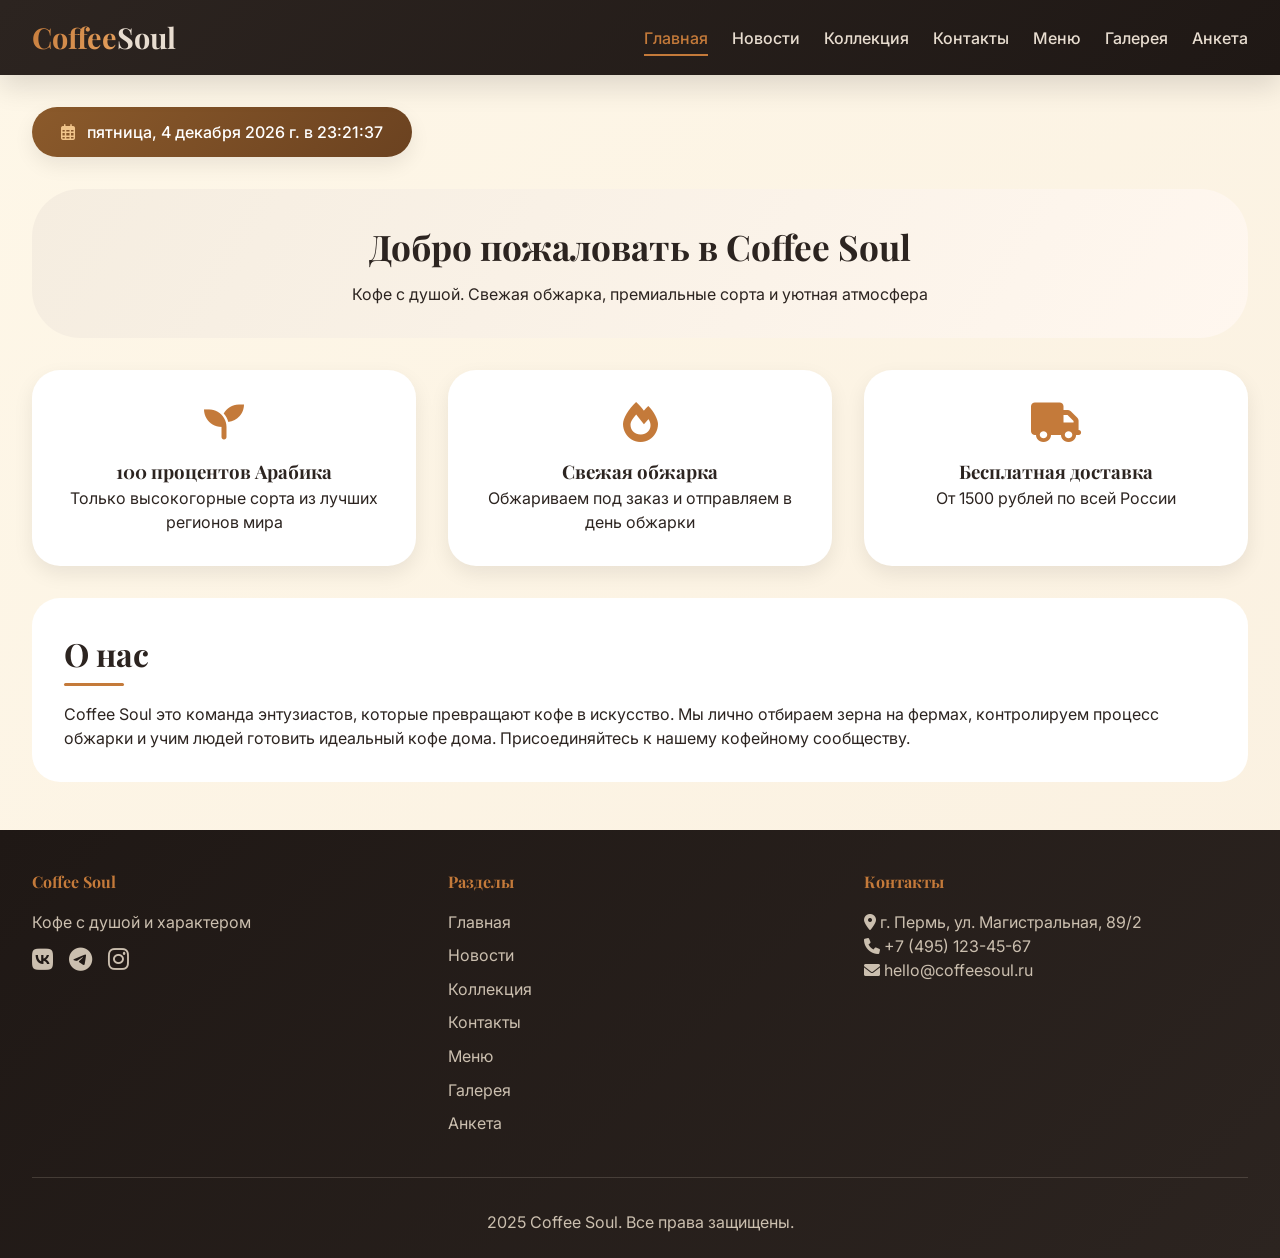
<file: index.html>
<!DOCTYPE html>
<html lang="ru">
<head>
    <meta charset="UTF-8">
    <meta name="viewport" content="width=device-width, initial-scale=1.0">
    <meta name="format-detection" content="telephone=no">
    <title>Coffee Soul - Главная</title>
    <link href="https://fonts.googleapis.com/css2?family=Inter:wght@300;400;500;600;700&family=Playfair+Display:wght@400;500;600;700&display=swap" rel="stylesheet">
    <link rel="stylesheet" href="https://cdnjs.cloudflare.com/ajax/libs/font-awesome/6.0.0-beta3/css/all.min.css">
    <link rel="stylesheet" href="style.css">
</head>
<body>
    <header class="header">
        <div class="nav-container">
            <div class="logo">
                <span class="coffee">Coffee</span><span class="soul">Soul</span>
            </div>
            <button class="burger-btn">
                <span></span>
                <span></span>
                <span></span>
            </button>
            <ul class="nav-links">
                <li><a href="index.html">Главная</a></li>
                <li><a href="news.html">Новости</a></li>
                <li><a href="cards.html">Коллекция</a></li>
                <li><a href="contacts.html">Контакты</a></li>
                <li><a href="menu.html">Меню</a></li>
                <li><a href="gallery.html">Галерея</a></li>
                <li><a href="form.html">Анкета</a></li>
            </ul>
        </div>
    </header>

    <nav class="mobile-menu">
        <a href="index.html">Главная</a>
        <a href="news.html">Новости</a>
        <a href="cards.html">Коллекция</a>
        <a href="contacts.html">Контакты</a>
        <a href="menu.html">Меню</a>
        <a href="gallery.html">Галерея</a>
        <a href="form.html">Анкета</a>
    </nav>

    <main class="container">
        <div class="datetime-card">
            <i class="far fa-calendar-alt"></i> <span id="currentDateTime"></span>
        </div>

        <div class="hero">
            <h1>Добро пожаловать в Coffee Soul</h1>
            <p>Кофе с душой. Свежая обжарка, премиальные сорта и уютная атмосфера</p>
        </div>

        <div class="grid-layout">
            <div class="info-card">
                <i class="fas fa-seedling"></i>
                <h3>100 процентов Арабика</h3>
                <p>Только высокогорные сорта из лучших регионов мира</p>
            </div>
            <div class="info-card">
                <i class="fas fa-fire"></i>
                <h3>Свежая обжарка</h3>
                <p>Обжариваем под заказ и отправляем в день обжарки</p>
            </div>
            <div class="info-card">
                <i class="fas fa-truck"></i>
                <h3>Бесплатная доставка</h3>
                <p>От 1500 рублей по всей России</p>
            </div>
        </div>

        <div class="about-section">
            <h2>О нас</h2>
            <p>Coffee Soul это команда энтузиастов, которые превращают кофе в искусство. Мы лично отбираем зерна на фермах, контролируем процесс обжарки и учим людей готовить идеальный кофе дома. Присоединяйтесь к нашему кофейному сообществу.</p>
        </div>
    </main>

    <footer class="footer">
        <div class="footer-container">
            <div class="footer-section">
                <h4>Coffee Soul</h4>
                <p>Кофе с душой и характером</p>
                <div class="social-links">
                    <a href="#"><i class="fab fa-vk"></i></a>
                    <a href="#"><i class="fab fa-telegram"></i></a>
                    <a href="#"><i class="fab fa-instagram"></i></a>
                </div>
            </div>
            <div class="footer-section">
                <h4>Разделы</h4>
                <ul>
                    <li><a href="index.html">Главная</a></li>
                    <li><a href="news.html">Новости</a></li>
                    <li><a href="cards.html">Коллекция</a></li>
                    <li><a href="contacts.html">Контакты</a></li>
                    <li><a href="menu.html">Меню</a></li>
                    <li><a href="gallery.html">Галерея</a></li>
                    <li><a href="form.html">Анкета</a></li>
                </ul>
            </div>
            <div class="footer-section">
                <h4>Контакты</h4>
                <p><i class="fas fa-map-marker-alt"></i> г. Пермь, ул. Магистральная, 89/2</p>
                <p><i class="fas fa-phone"></i> +7 (495) 123-45-67</p>
                <p><i class="fas fa-envelope"></i> hello@coffeesoul.ru</p>
            </div>
        </div>
        <div class="footer-bottom">
            <p>2025 Coffee Soul. Все права защищены.</p>
        </div>
    </footer>

    <script src="main.js"></script>
</body>
</html>
</file>
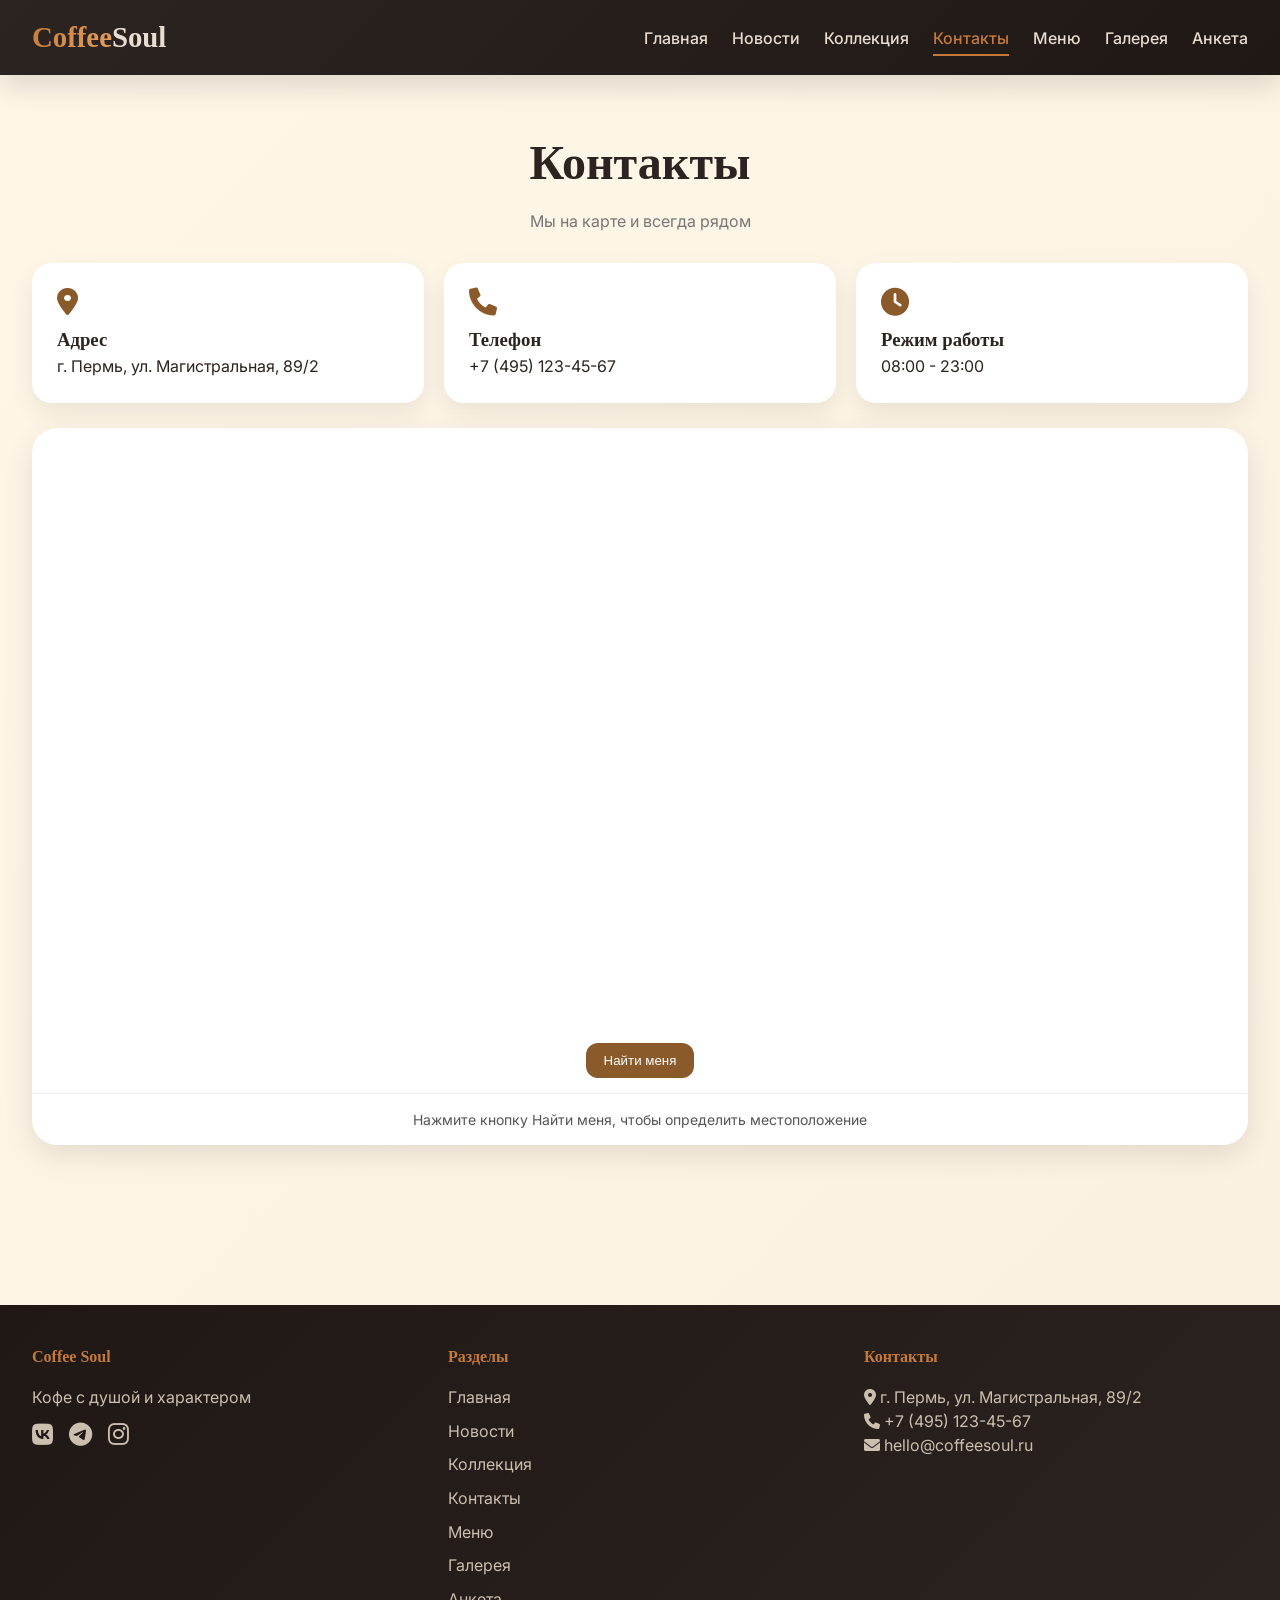
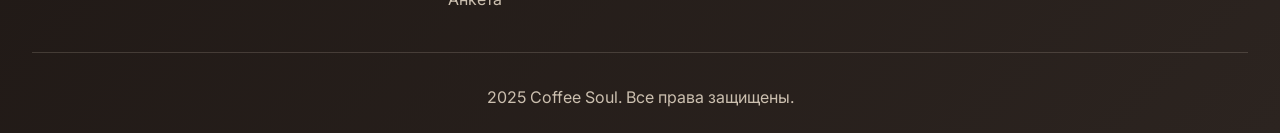
<file: contacts.html>
<!DOCTYPE html>
<html lang="ru">
<head>
    <meta charset="UTF-8">
    <meta name="viewport" content="width=device-width, initial-scale=1.0">
    <meta name="format-detection" content="telephone=no">
    <title>Coffee Soul - Контакты</title>
    <link href="https://fonts.googleapis.com/css2?family=Inter:wght@300;400;500;600;700&display=swap" rel="stylesheet">
    <link rel="stylesheet" href="https://cdnjs.cloudflare.com/ajax/libs/font-awesome/6.0.0-beta3/css/all.min.css">
    <link rel="stylesheet" href="style.css">
</head>
<body>
    <header class="header">
        <div class="nav-container">
            <div class="logo">
                <span class="coffee">Coffee</span><span class="soul">Soul</span>
            </div>
            <button class="burger-btn">
                <span></span>
                <span></span>
                <span></span>
            </button>
            <ul class="nav-links">
                <li><a href="index.html">Главная</a></li>
                <li><a href="news.html">Новости</a></li>
                <li><a href="cards.html">Коллекция</a></li>
                <li><a href="contacts.html">Контакты</a></li>
                <li><a href="menu.html">Меню</a></li>
                <li><a href="gallery.html">Галерея</a></li>
                <li><a href="form.html">Анкета</a></li>
            </ul>
        </div>
    </header>

    <nav class="mobile-menu">
        <a href="index.html">Главная</a>
        <a href="news.html">Новости</a>
        <a href="cards.html">Коллекция</a>
        <a href="contacts.html">Контакты</a>
        <a href="menu.html">Меню</a>
        <a href="gallery.html">Галерея</a>
        <a href="form.html">Анкета</a>
    </nav>

    <main class="contacts-page">
        <div class="container">
            <div class="contacts-title">
                <h1>Контакты</h1>
                <p>Мы на карте и всегда рядом</p>
            </div>

            <div class="contacts-grid">
                <div class="contact-card">
                    <i class="fas fa-map-marker-alt"></i>
                    <h3>Адрес</h3>
                    <p>г. Пермь, ул. Магистральная, 89/2</p>
                </div>
                <div class="contact-card">
                    <i class="fas fa-phone"></i>
                    <h3>Телефон</h3>
                    <p>+7 (495) 123-45-67</p>
                </div>
                <div class="contact-card">
                    <i class="fas fa-clock"></i>
                    <h3>Режим работы</h3>
                    <p>08:00 - 23:00</p>
                </div>
            </div>

            <div class="map-wrapper">
                <div id="map"></div>
                <button class="geo-btn" id="findMeBtn">Найти меня</button>
                <div class="geo-status info" id="geoText">
                    Нажмите кнопку Найти меня, чтобы определить местоположение
                </div>
            </div>
        </div>
    </main>

    <footer class="footer">
        <div class="footer-container">
            <div class="footer-section">
                <h4>Coffee Soul</h4>
                <p>Кофе с душой и характером</p>
                <div class="social-links">
                    <a href="#"><i class="fab fa-vk"></i></a>
                    <a href="#"><i class="fab fa-telegram"></i></a>
                    <a href="#"><i class="fab fa-instagram"></i></a>
                </div>
            </div>
            <div class="footer-section">
                <h4>Разделы</h4>
                <ul>
                    <li><a href="index.html">Главная</a></li>
                    <li><a href="news.html">Новости</a></li>
                    <li><a href="cards.html">Коллекция</a></li>
                    <li><a href="contacts.html">Контакты</a></li>
                    <li><a href="menu.html">Меню</a></li>
                    <li><a href="gallery.html">Галерея</a></li>
                    <li><a href="form.html">Анкета</a></li>
                </ul>
            </div>
            <div class="footer-section">
                <h4>Контакты</h4>
                <p><i class="fas fa-map-marker-alt"></i> г. Пермь, ул. Магистральная, 89/2</p>
                <p><i class="fas fa-phone"></i> +7 (495) 123-45-67</p>
                <p><i class="fas fa-envelope"></i> hello@coffeesoul.ru</p>
            </div>
        </div>
        <div class="footer-bottom">
            <p>2025 Coffee Soul. Все права защищены.</p>
        </div>
    </footer>

    <script src="https://api-maps.yandex.ru/2.1/?lang=ru_RU"></script>
    <script src="main.js"></script>
</body>
</html>
</file>
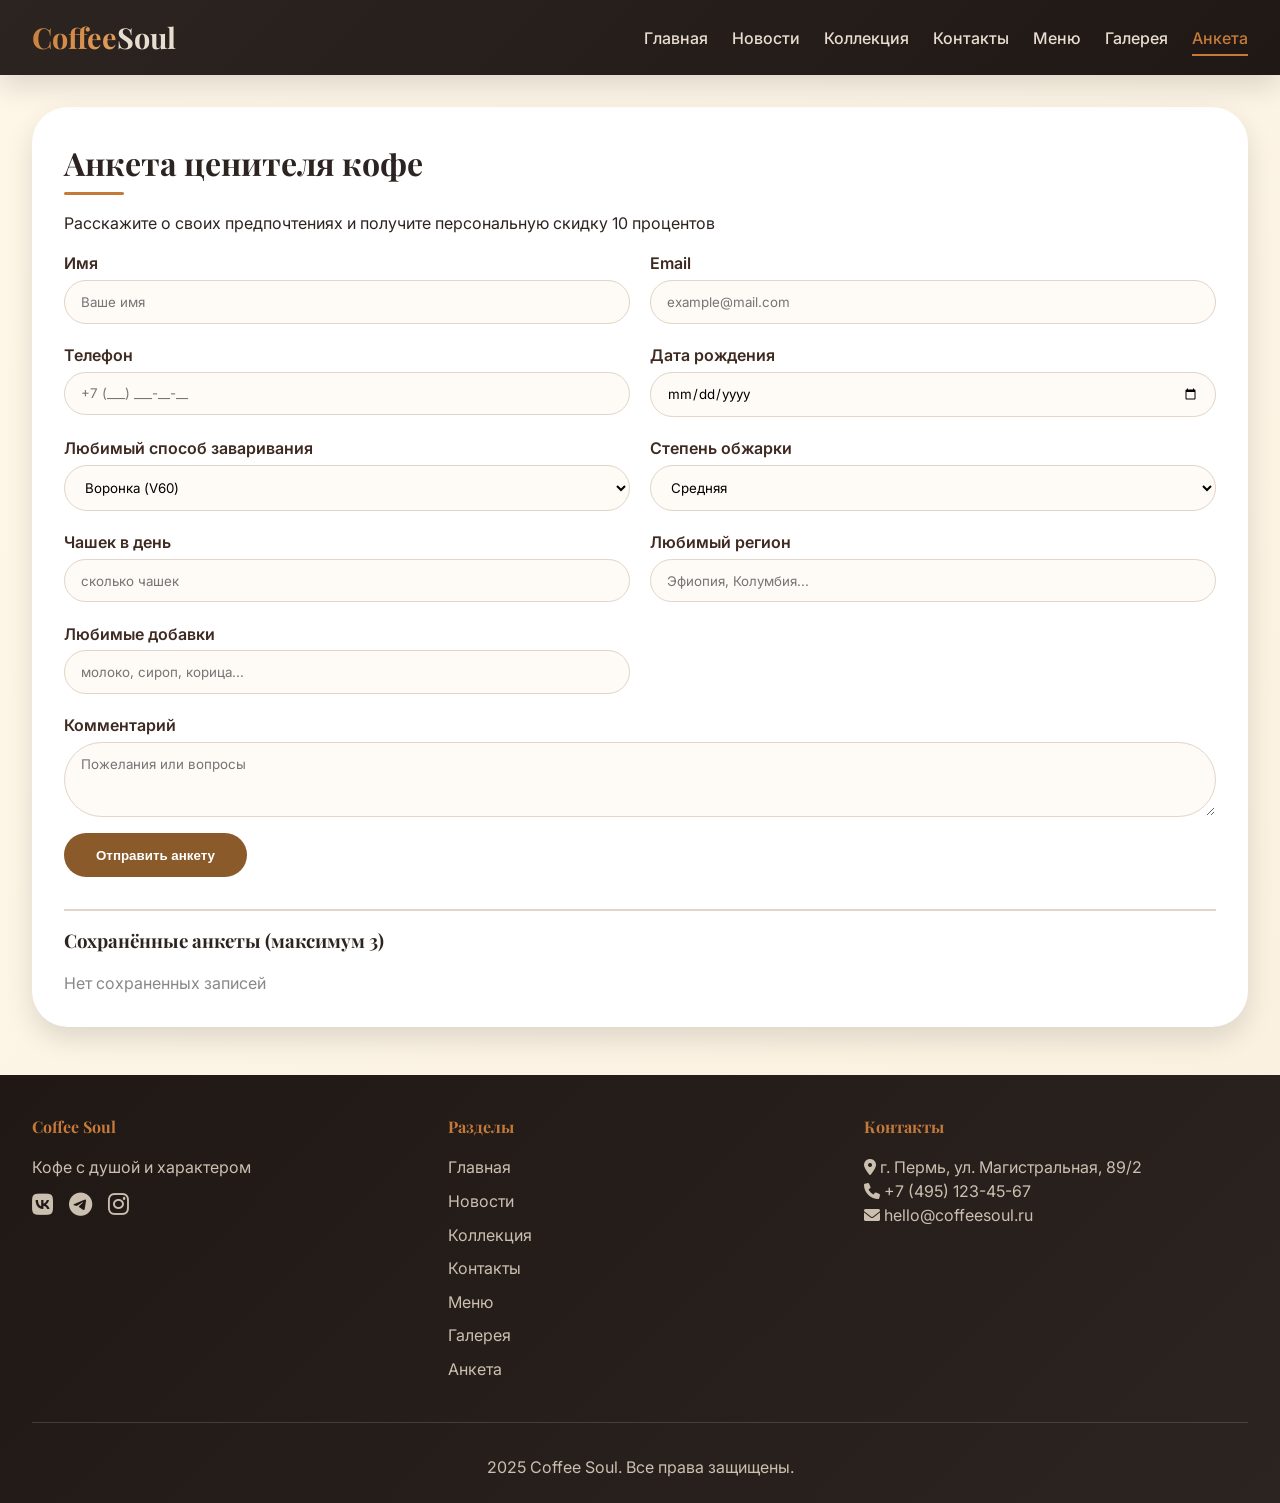
<file: form.html>
<!DOCTYPE html>
<html lang="ru">
<head>
    <meta charset="UTF-8">
    <meta name="viewport" content="width=device-width, initial-scale=1.0">
    <meta name="format-detection" content="telephone=no">
    <title>Coffee Soul - Анкета</title>
    <link href="https://fonts.googleapis.com/css2?family=Inter:wght@300;400;500;600;700&family=Playfair+Display:wght@400;500;600;700&display=swap" rel="stylesheet">
    <link rel="stylesheet" href="https://cdnjs.cloudflare.com/ajax/libs/font-awesome/6.0.0-beta3/css/all.min.css">
    <link rel="stylesheet" href="style.css">
</head>
<body>
    <header class="header">
        <div class="nav-container">
            <div class="logo">
                <span class="coffee">Coffee</span><span class="soul">Soul</span>
            </div>
            <button class="burger-btn">
                <span></span>
                <span></span>
                <span></span>
            </button>
            <ul class="nav-links">
                <li><a href="index.html">Главная</a></li>
                <li><a href="news.html">Новости</a></li>
                <li><a href="cards.html">Коллекция</a></li>
                <li><a href="contacts.html">Контакты</a></li>
                <li><a href="menu.html">Меню</a></li>
                <li><a href="gallery.html">Галерея</a></li>
                <li><a href="form.html">Анкета</a></li>
            </ul>
        </div>
    </header>

    <nav class="mobile-menu">
        <a href="index.html">Главная</a>
        <a href="news.html">Новости</a>
        <a href="cards.html">Коллекция</a>
        <a href="contacts.html">Контакты</a>
        <a href="menu.html">Меню</a>
        <a href="gallery.html">Галерея</a>
        <a href="form.html">Анкета</a>
    </nav>

    <main class="container">
        <div class="form-section">
            <h2>Анкета ценителя кофе</h2>
            <p style="margin-bottom:1rem;">Расскажите о своих предпочтениях и получите персональную скидку 10 процентов</p>
            <form id="coffeeForm">
                <div class="form-grid">
                    <div class="form-field">
                        <label>Имя</label>
                        <input type="text" id="name" placeholder="Ваше имя">
                    </div>
                    <div class="form-field">
                        <label>Email</label>
                        <input type="email" id="email" placeholder="example@mail.com">
                    </div>
                    <div class="form-field">
                        <label>Телефон</label>
                        <input type="tel" id="phone" placeholder="+7 (___) ___-__-__">
                    </div>
                    <div class="form-field">
                        <label>Дата рождения</label>
                        <input type="date" id="dob">
                    </div>
                    <div class="form-field">
                        <label>Любимый способ заваривания</label>
                        <select id="brew">
                            <option>Воронка (V60)</option>
                            <option>Френч-пресс</option>
                            <option>Турка</option>
                            <option>Эспрессо-машина</option>
                        </select>
                    </div>
                    <div class="form-field">
                        <label>Степень обжарки</label>
                        <select id="roast">
                            <option>Светлая</option>
                            <option selected>Средняя</option>
                            <option>Тёмная</option>
                        </select>
                    </div>
                    <div class="form-field">
                        <label>Чашек в день</label>
                        <input type="number" id="cups" min="0" placeholder="сколько чашек">
                    </div>
                    <div class="form-field">
                        <label>Любимый регион</label>
                        <input id="region" placeholder="Эфиопия, Колумбия...">
                    </div>
                    <div class="form-field">
                        <label>Любимые добавки</label>
                        <input id="additives" placeholder="молоко, сироп, корица...">
                    </div>
                    <div class="form-field full-width">
                        <label>Комментарий</label>
                        <textarea id="comment" rows="3" placeholder="Пожелания или вопросы"></textarea>
                    </div>
                </div>
                <button type="submit" class="form-btn">Отправить анкету</button>
                <div id="formResult" class="form-result" style="display:none;"></div>
            </form>
            <div class="saved-entries">
                <h3>Сохранённые анкеты (максимум 3)</h3>
                <div id="savedEntriesList"></div>
            </div>
        </div>
    </main>

    <footer class="footer">
        <div class="footer-container">
            <div class="footer-section">
                <h4>Coffee Soul</h4>
                <p>Кофе с душой и характером</p>
                <div class="social-links">
                    <a href="#"><i class="fab fa-vk"></i></a>
                    <a href="#"><i class="fab fa-telegram"></i></a>
                    <a href="#"><i class="fab fa-instagram"></i></a>
                </div>
            </div>
            <div class="footer-section">
                <h4>Разделы</h4>
                <ul>
                    <li><a href="index.html">Главная</a></li>
                    <li><a href="news.html">Новости</a></li>
                    <li><a href="cards.html">Коллекция</a></li>
                    <li><a href="contacts.html">Контакты</a></li>
                    <li><a href="menu.html">Меню</a></li>
                    <li><a href="gallery.html">Галерея</a></li>
                    <li><a href="form.html">Анкета</a></li>
                </ul>
            </div>
            <div class="footer-section">
                <h4>Контакты</h4>
                <p><i class="fas fa-map-marker-alt"></i> г. Пермь, ул. Магистральная, 89/2</p>
                <p><i class="fas fa-phone"></i> +7 (495) 123-45-67</p>
                <p><i class="fas fa-envelope"></i> hello@coffeesoul.ru</p>
            </div>
        </div>
        <div class="footer-bottom">
            <p>2025 Coffee Soul. Все права защищены.</p>
        </div>
    </footer>

    <script src="main.js"></script>
</body>
</html>
</file>
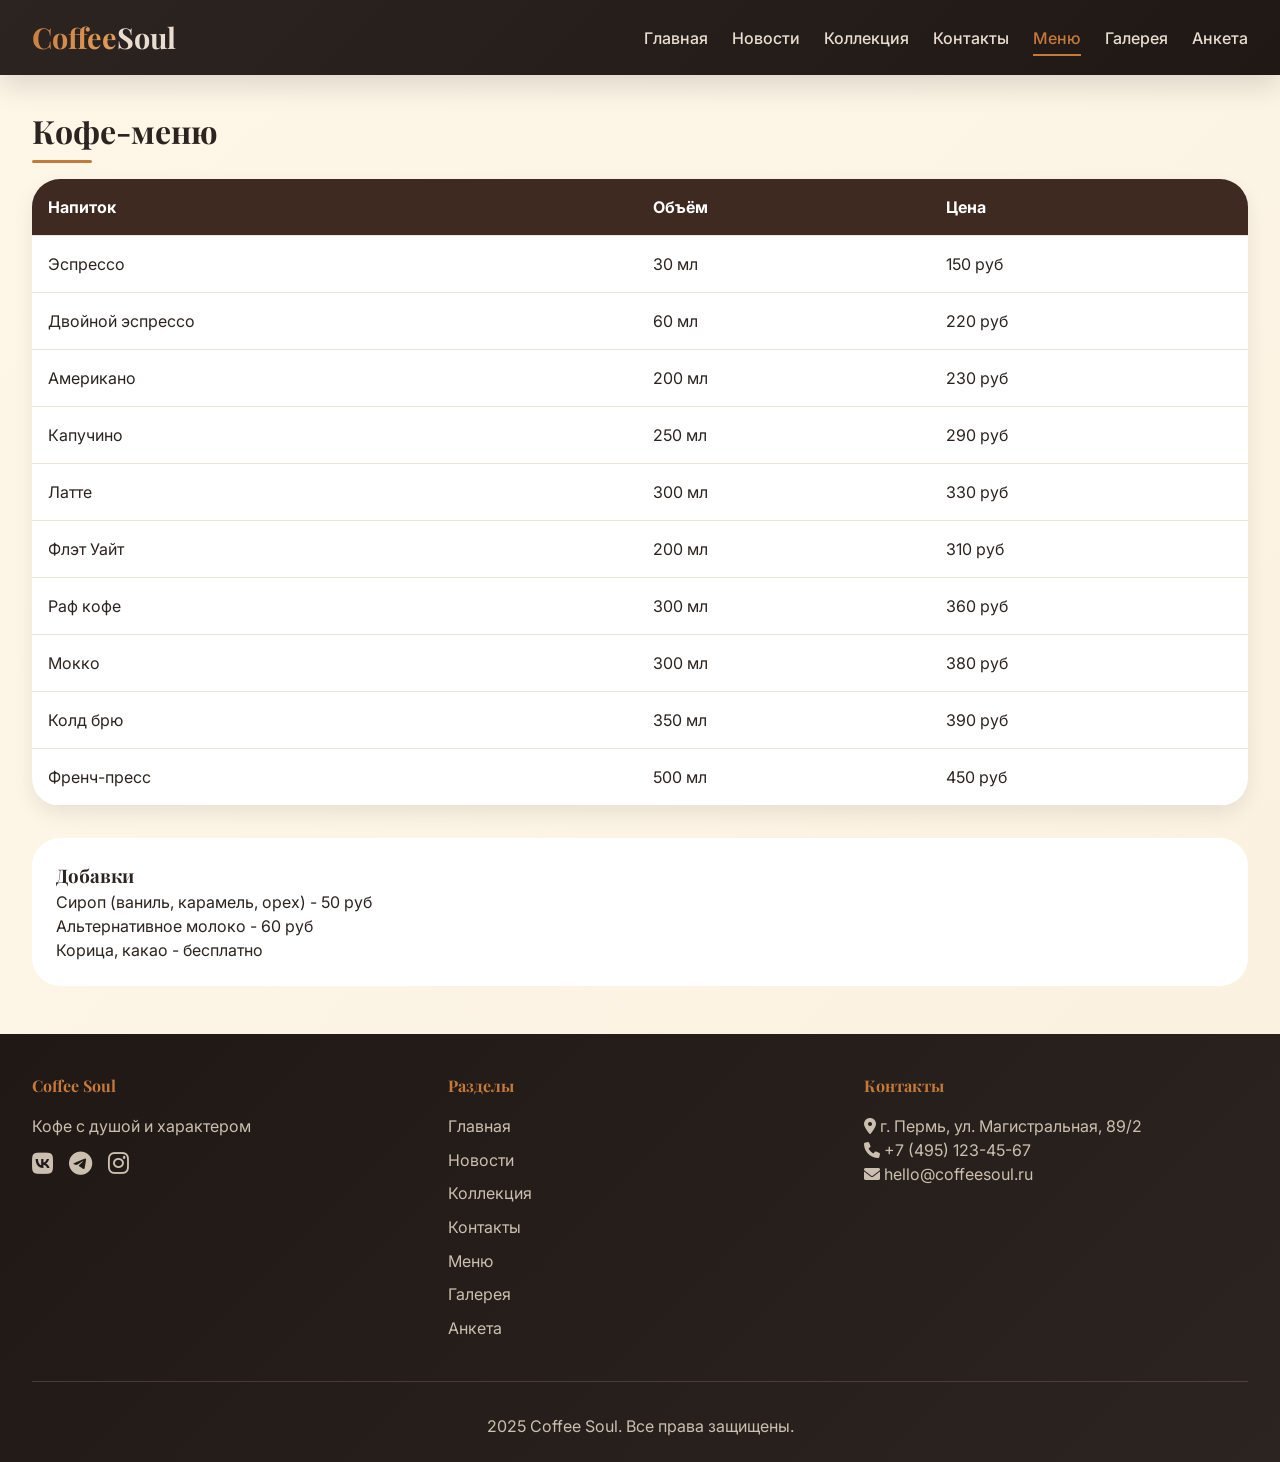
<file: menu.html>
<!DOCTYPE html>
<html lang="ru">
<head>
    <meta charset="UTF-8">
    <meta name="viewport" content="width=device-width, initial-scale=1.0">
    <meta name="format-detection" content="telephone=no">
    <title>Coffee Soul - Меню</title>
    <link href="https://fonts.googleapis.com/css2?family=Inter:wght@300;400;500;600;700&family=Playfair+Display:wght@400;500;600;700&display=swap" rel="stylesheet">
    <link rel="stylesheet" href="https://cdnjs.cloudflare.com/ajax/libs/font-awesome/6.0.0-beta3/css/all.min.css">
    <link rel="stylesheet" href="style.css">
</head>
<body>
    <header class="header">
        <div class="nav-container">
            <div class="logo">
                <span class="coffee">Coffee</span><span class="soul">Soul</span>
            </div>
            <button class="burger-btn">
                <span></span>
                <span></span>
                <span></span>
            </button>
            <ul class="nav-links">
                <li><a href="index.html">Главная</a></li>
                <li><a href="news.html">Новости</a></li>
                <li><a href="cards.html">Коллекция</a></li>
                <li><a href="contacts.html">Контакты</a></li>
                <li><a href="menu.html">Меню</a></li>
                <li><a href="gallery.html">Галерея</a></li>
                <li><a href="form.html">Анкета</a></li>
            </ul>
        </div>
    </header>

    <nav class="mobile-menu">
        <a href="index.html">Главная</a>
        <a href="news.html">Новости</a>
        <a href="cards.html">Коллекция</a>
        <a href="contacts.html">Контакты</a>
        <a href="menu.html">Меню</a>
        <a href="gallery.html">Галерея</a>
        <a href="form.html">Анкета</a>
    </nav>

    <main class="container">
        <h2>Кофе-меню</h2>
        <table class="menu-table">
            <thead>
                <tr><th>Напиток</th><th>Объём</th><th>Цена</th></tr>
            </thead>
            <tbody>
                <tr><td>Эспрессо</td><td>30 мл</td><td>150 руб</td></tr>
                <tr><td>Двойной эспрессо</td><td>60 мл</td><td>220 руб</td></tr>
                <tr><td>Американо</td><td>200 мл</td><td>230 руб</td></tr>
                <tr><td>Капучино</td><td>250 мл</td><td>290 руб</td></tr>
                <tr><td>Латте</td><td>300 мл</td><td>330 руб</td></tr>
                <tr><td>Флэт Уайт</td><td>200 мл</td><td>310 руб</td></tr>
                <tr><td>Раф кофе</td><td>300 мл</td><td>360 руб</td></tr>
                <tr><td>Мокко</td><td>300 мл</td><td>380 руб</td></tr>
                <tr><td>Колд брю</td><td>350 мл</td><td>390 руб</td></tr>
                <tr><td>Френч-пресс</td><td>500 мл</td><td>450 руб</td></tr>
            </tbody>
        </table>
        <div class="addons">
            <h3>Добавки</h3>
            <p>Сироп (ваниль, карамель, орех) - 50 руб</p>
            <p>Альтернативное молоко - 60 руб</p>
            <p>Корица, какао - бесплатно</p>
        </div>
    </main>

    <footer class="footer">
        <div class="footer-container">
            <div class="footer-section">
                <h4>Coffee Soul</h4>
                <p>Кофе с душой и характером</p>
                <div class="social-links">
                    <a href="#"><i class="fab fa-vk"></i></a>
                    <a href="#"><i class="fab fa-telegram"></i></a>
                    <a href="#"><i class="fab fa-instagram"></i></a>
                </div>
            </div>
            <div class="footer-section">
                <h4>Разделы</h4>
                <ul>
                    <li><a href="index.html">Главная</a></li>
                    <li><a href="news.html">Новости</a></li>
                    <li><a href="cards.html">Коллекция</a></li>
                    <li><a href="contacts.html">Контакты</a></li>
                    <li><a href="menu.html">Меню</a></li>
                    <li><a href="gallery.html">Галерея</a></li>
                    <li><a href="form.html">Анкета</a></li>
                </ul>
            </div>
            <div class="footer-section">
                <h4>Контакты</h4>
                <p><i class="fas fa-map-marker-alt"></i> г. Пермь, ул. Магистральная, 89/2</p>
                <p><i class="fas fa-phone"></i> +7 (495) 123-45-67</p>
                <p><i class="fas fa-envelope"></i> hello@coffeesoul.ru</p>
            </div>
        </div>
        <div class="footer-bottom">
            <p>2025 Coffee Soul. Все права защищены.</p>
        </div>
    </footer>

    <script src="main.js"></script>
</body>
</html>
</file>
<file: style.css>
* {
    margin: 0;
    padding: 0;
    box-sizing: border-box;
}

:root {
    --bg-dark: #2c2420;
    --coffee-dark: #3e2a21;
    --coffee: #8B5A2B;
    --accent: #c47a3a;
    --light: #fef7e8;
    --light-beige: #f5ede0;
    --text-dark: #2c2420;
    --text-soft: #5a4a3a;
    --shadow-sm: 0 8px 20px rgba(0,0,0,0.08);
    --shadow-md: 0 12px 28px rgba(0,0,0,0.12);
}

body {
    background: linear-gradient(135deg, #fef7e8 0%, #faf0e0 100%);
    color: var(--text-dark);
    font-family: 'Inter', sans-serif;
    line-height: 1.5;
    min-height: 100vh;
}

h1, h2, h3, h4, .logo {
    font-family: 'Playfair Display', serif;
}

h2 {
    font-size: 2rem;
    margin-bottom: 1.5rem;
    position: relative;
    display: inline-block;
}

h2:after {
    content: '';
    position: absolute;
    bottom: -8px;
    left: 0;
    width: 60px;
    height: 3px;
    background: var(--accent);
    border-radius: 3px;
}

.header {
    background: linear-gradient(135deg, #2c2420 0%, #1f1815 100%);
    padding: 1rem 2rem;
    position: sticky;
    top: 0;
    z-index: 1000;
    box-shadow: var(--shadow-md);
}

.nav-container {
    max-width: 1400px;
    margin: 0 auto;
    display: flex;
    justify-content: space-between;
    align-items: center;
}

.logo {
    font-size: 1.8rem;
    font-weight: 700;
    cursor: pointer;
}

.logo .coffee {
    background: linear-gradient(135deg, #c47a3a, #e6a15e);
    background-clip: text;
    -webkit-background-clip: text;
    -webkit-text-fill-color: transparent;
}

.logo .soul {
    color: #e8ddd0;
}

.nav-links {
    display: flex;
    gap: 1.5rem;
    list-style: none;
}

.nav-links a {
    text-decoration: none;
    color: #e8ddd0;
    font-weight: 500;
    transition: 0.3s;
    padding: 0.5rem 0;
    position: relative;
}

.nav-links a:before {
    content: '';
    position: absolute;
    bottom: 0;
    left: 0;
    width: 0;
    height: 2px;
    background: var(--accent);
    transition: width 0.3s;
}

.nav-links a:hover:before,
.nav-links a.active:before {
    width: 100%;
}

.nav-links a:hover,
.nav-links a.active {
    color: var(--accent);
}

.burger-btn {
    display: none;
    background: none;
    border: none;
    cursor: pointer;
    padding: 10px;
    z-index: 1001;
}

.burger-btn span {
    display: block;
    width: 25px;
    height: 3px;
    background: white;
    margin: 5px 0;
    transition: 0.3s;
    border-radius: 3px;
}

.burger-btn.active span:nth-child(1) {
    transform: rotate(45deg) translate(5px, 5px);
}

.burger-btn.active span:nth-child(2) {
    opacity: 0;
}

.burger-btn.active span:nth-child(3) {
    transform: rotate(-45deg) translate(7px, -6px);
}

.mobile-menu {
    position: fixed;
    top: 70px;
    left: -100%;
    background: linear-gradient(135deg, #2c2420 0%, #1f1815 100%);
    width: 70%;
    height: calc(100vh - 70px);
    flex-direction: column;
    align-items: center;
    padding-top: 2rem;
    gap: 1.5rem;
    transition: 0.3s;
    z-index: 999;
    display: flex;
    list-style: none;
}

.mobile-menu.active {
    left: 0;
}

.mobile-menu a {
    color: #e8ddd0;
    text-decoration: none;
    font-size: 1.2rem;
    padding: 0.5rem;
}

@media (max-width: 768px) {
    .burger-btn {
        display: block;
    }
    .nav-links {
        display: none;
    }
}

.container {
    max-width: 1280px;
    margin: 2rem auto;
    padding: 0 2rem;
    min-height: 60vh;
}

.datetime-card {
    background: linear-gradient(135deg, #8B5A2B, #6b4220);
    color: white;
    padding: 0.8rem 1.8rem;
    border-radius: 100px;
    text-align: center;
    margin-bottom: 2rem;
    font-weight: 500;
    display: inline-block;
    box-shadow: var(--shadow-sm);
}

.datetime-card i {
    margin-right: 8px;
    color: #f0c48a;
}

.hero {
    text-align: center;
    margin-bottom: 2rem;
    background: linear-gradient(120deg, #f5ede0, #fff7ef);
    padding: 2rem;
    border-radius: 48px;
}

.hero h1 {
    font-size: 2.2rem;
    margin-bottom: 0.5rem;
}

.grid-layout {
    display: grid;
    grid-template-columns: repeat(auto-fit, minmax(320px, 1fr));
    gap: 2rem;
}

.info-card {
    background: white;
    padding: 2rem;
    border-radius: 28px;
    text-align: center;
    box-shadow: var(--shadow-sm);
    transition: transform 0.3s;
}

.info-card:hover {
    transform: translateY(-5px);
}

.info-card i {
    font-size: 2.5rem;
    color: var(--accent);
    margin-bottom: 1rem;
}

.about-section {
    margin-top: 2rem;
    background: white;
    padding: 2rem;
    border-radius: 28px;
}

.news-card {
    background: white;
    border-radius: 24px;
    overflow: hidden;
    box-shadow: var(--shadow-sm);
    cursor: pointer;
    transition: all 0.3s;
}

.news-card:hover {
    transform: translateY(-8px);
    box-shadow: var(--shadow-md);
}

.news-img {
    width: 100%;
    height: 200px;
    object-fit: cover;
}

.news-content {
    padding: 1.5rem;
}

.news-title {
    font-size: 1.35rem;
    font-weight: 700;
    font-family: 'Playfair Display', serif;
}

.news-desc {
    color: var(--text-soft);
    margin: 0.8rem 0;
}

.btn-more {
    background: var(--coffee);
    border: none;
    padding: 0.6rem 1.3rem;
    border-radius: 100px;
    color: white;
    font-weight: 600;
    cursor: pointer;
    transition: all 0.2s;
}

.btn-more:hover {
    background: var(--accent);
}

.modal {
    display: none;
    position: fixed;
    top: 0;
    left: 0;
    width: 100%;
    height: 100%;
    background: rgba(0,0,0,0.85);
    justify-content: center;
    align-items: center;
    z-index: 2000;
}

.modal-content {
    background: var(--light-beige);
    max-width: 550px;
    width: 90%;
    border-radius: 32px;
    padding: 1.8rem;
    position: relative;
}

.close-modal {
    position: absolute;
    right: 1.2rem;
    top: 1rem;
    font-size: 1.8rem;
    cursor: pointer;
}

.close-modal:hover {
    color: var(--accent);
}

.flex-cards {
    display: flex;
    flex-wrap: wrap;
    justify-content: center;
    gap: 1.8rem;
}

.flex-card {
    flex: 1 1 240px;
    max-width: 270px;
    background: white;
    border-radius: 28px;
    padding: 1.2rem;
    text-align: center;
    box-shadow: var(--shadow-sm);
    transition: all 0.3s;
}

.flex-card:hover {
    transform: translateY(-6px);
    box-shadow: var(--shadow-md);
}

.flex-card img {
    width: 100%;
    border-radius: 20px;
    height: 170px;
    object-fit: cover;
}

.contacts-page {
    padding: 20px 0 80px;
}

.contacts-title {
    text-align: center;
    margin-bottom: 30px;
}

.contacts-title h1 {
    font-size: 48px;
    margin-bottom: 10px;
}

.contacts-title p {
    color: #777;
}

.contacts-grid {
    display: grid;
    grid-template-columns: repeat(auto-fit, minmax(260px, 1fr));
    gap: 20px;
    margin-bottom: 25px;
}

.contact-card {
    background: #fff;
    padding: 25px;
    border-radius: 20px;
    box-shadow: 0 10px 25px rgba(0,0,0,0.08);
}

.contact-card i {
    font-size: 28px;
    color: #8B5A2B;
    margin-bottom: 10px;
}

.map-wrapper {
    border-radius: 25px;
    overflow: hidden;
    box-shadow: 0 10px 30px rgba(0,0,0,0.1);
    background: #fff;
}

#map {
    width: 100%;
    height: 600px;
}

.geo-status {
    padding: 15px;
    text-align: center;
    font-size: 14px;
    border-top: 1px solid #eee;
}

.geo-status.success { color: green; }
.geo-status.error { color: red; }
.geo-status.info { color: #555; }

.geo-btn {
    display: block;
    margin: 15px auto;
    padding: 10px 18px;
    background: #8B5A2B;
    color: white;
    border: none;
    border-radius: 12px;
    cursor: pointer;
}

.geo-btn:hover {
    background: #6f431f;
}

@media (max-width: 768px) {
    #map {
        height: 420px;
    }
}

.gallery-page {
    padding-top: 15px;
    padding-bottom: 80px;
}

.gallery-title {
    text-align: center;
    margin-bottom: 20px;
}

.gallery-title h1 {
    font-size: 52px;
    margin-bottom: 10px;
    color: var(--text-dark);
}

.gallery-title p {
    color: var(--text-soft);
    font-size: 18px;
}

.gallery-slider {
    position: relative;
    width: 100%;
    max-width: 1250px;
    height: 75vh;
    margin: 0 auto;
    overflow: hidden;
    border-radius: 30px;
    background: white;
    box-shadow: 0 15px 40px rgba(0,0,0,0.12);
}

.gallery-slider img {
    width: 100%;
    height: 100%;
    object-fit: cover;
    display: block;
    transition: opacity 0.4s ease;
}

.gallery-overlay {
    position: absolute;
    left: 0;
    bottom: 0;
    width: 100%;
    padding: 40px;
    background: linear-gradient(to top, rgba(0,0,0,0.65), transparent);
    color: white;
}

.gallery-overlay h2 {
    font-size: 36px;
    margin-bottom: 10px;
}

.gallery-overlay p {
    font-size: 16px;
    opacity: 0.9;
}

.gallery-btn {
    position: absolute;
    top: 50%;
    transform: translateY(-50%);
    width: 60px;
    height: 60px;
    border: none;
    border-radius: 50%;
    background: rgba(0,0,0,0.45);
    color: white;
    font-size: 22px;
    cursor: pointer;
    z-index: 10;
    transition: 0.25s;
}

.gallery-btn:hover {
    background: #8B5A2B;
    transform: translateY(-50%) scale(1.08);
}

.gallery-btn.prev { left: 25px; }
.gallery-btn.next { right: 25px; }

.gallery-progress {
    position: absolute;
    left: 0;
    bottom: 0;
    width: 100%;
    height: 5px;
    background: rgba(255,255,255,0.2);
}

.gallery-progress-bar {
    height: 100%;
    width: 0;
    background: #8B5A2B;
    animation: progress 5s linear infinite;
}

@keyframes progress {
    from { width: 0; }
    to { width: 100%; }
}

@media (max-width: 900px) {
    .gallery-slider { height: 58vh; }
    .gallery-overlay { padding: 25px; }
    .gallery-overlay h2 { font-size: 28px; }
    .gallery-title h1 { font-size: 38px; }
}

@media (max-width: 600px) {
    .gallery-slider { height: 42vh; border-radius: 22px; }
    .gallery-btn { width: 48px; height: 48px; font-size: 18px; }
    .gallery-overlay { padding: 20px; }
    .gallery-overlay h2 { font-size: 22px; }
    .gallery-overlay p { font-size: 14px; }
}

.menu-table {
    width: 100%;
    border-collapse: collapse;
    background: white;
    border-radius: 28px;
    overflow: hidden;
    box-shadow: var(--shadow-sm);
}

.menu-table th,
.menu-table td {
    padding: 1rem;
    border-bottom: 1px solid #ede3d7;
    text-align: left;
}

.menu-table th {
    background: var(--coffee-dark);
    color: white;
}

.menu-table tr:hover {
    background: #fcf6ef;
}

.addons {
    margin-top: 2rem;
    background: white;
    padding: 1.5rem;
    border-radius: 28px;
}

.form-section {
    background: white;
    padding: 2rem;
    border-radius: 36px;
    box-shadow: var(--shadow-md);
}

.form-grid {
    display: grid;
    grid-template-columns: 1fr 1fr;
    gap: 1.2rem;
}

.form-field {
    display: flex;
    flex-direction: column;
}

.form-field label {
    font-weight: 600;
    margin-bottom: 0.3rem;
    color: var(--coffee-dark);
}

.form-field input,
.form-field select,
.form-field textarea {
    padding: 0.8rem 1rem;
    border-radius: 60px;
    border: 1.5px solid #e2d4c8;
    background: #fefaf5;
    font-family: 'Inter', sans-serif;
}

.form-field.full-width {
    grid-column: span 2;
}

.form-btn {
    background: var(--coffee);
    color: white;
    border: none;
    padding: 0.9rem 2rem;
    border-radius: 100px;
    font-weight: 600;
    cursor: pointer;
    margin-top: 1rem;
    margin-right: 1rem;
}

.form-btn:hover {
    background: var(--accent);
}

.form-result {
    margin-top: 1.5rem;
    background: #faf0e0;
    padding: 1rem;
    border-radius: 20px;
}

.saved-entries {
    margin-top: 2rem;
    padding-top: 1rem;
    border-top: 2px solid #e2d4c8;
}

.saved-entries h3 {
    margin-bottom: 1rem;
}

.entry-item {
    background: #f5ede0;
    padding: 0.8rem;
    border-radius: 16px;
    margin-bottom: 0.8rem;
    display: flex;
    justify-content: space-between;
    align-items: center;
    flex-wrap: wrap;
}

.entry-info {
    flex: 1;
    font-size: 0.9rem;
}

.entry-delete {
    background: #8B5A2B;
    color: white;
    border: none;
    padding: 0.3rem 0.8rem;
    border-radius: 20px;
    cursor: pointer;
    font-size: 0.8rem;
}

.entry-delete:hover {
    background: #a0522d;
}

.footer {
    background: linear-gradient(135deg, #1f1815 0%, #2c2420 100%);
    color: #cbbfaf;
    margin-top: 3rem;
    padding: 2.5rem 2rem 1.5rem;
}

.footer-container {
    max-width: 1280px;
    margin: 0 auto;
    display: grid;
    grid-template-columns: repeat(auto-fit, minmax(200px, 1fr));
    gap: 2rem;
}

.footer-section h4 {
    color: var(--accent);
    margin-bottom: 1rem;
}

.footer-section ul {
    list-style: none;
}

.footer-section ul li {
    margin-bottom: 0.6rem;
}

.footer-section ul li a {
    color: #cbbfaf;
    text-decoration: none;
}

.footer-section ul li a:hover {
    color: var(--accent);
}

.social-links {
    display: flex;
    gap: 1rem;
    margin-top: 0.5rem;
}

.social-links a {
    color: #cbbfaf;
    font-size: 1.5rem;
    transition: 0.2s;
}

.social-links a:hover {
    color: var(--accent);
    transform: translateY(-3px);
}

.footer-bottom {
    text-align: center;
    padding-top: 2rem;
    margin-top: 2rem;
    border-top: 1px solid rgba(203, 191, 175, 0.2);
}

@media (max-width: 640px) {
    .container {
        padding: 0 1rem;
    }
    .form-grid {
        grid-template-columns: 1fr;
    }
    .form-field.full-width {
        grid-column: span 1;
    }
    .hero h1 {
        font-size: 1.5rem;
    }
    h2 {
        font-size: 1.5rem;
    }
    .entry-item {
        flex-direction: column;
        text-align: center;
        gap: 0.5rem;
    }
}
</file>
